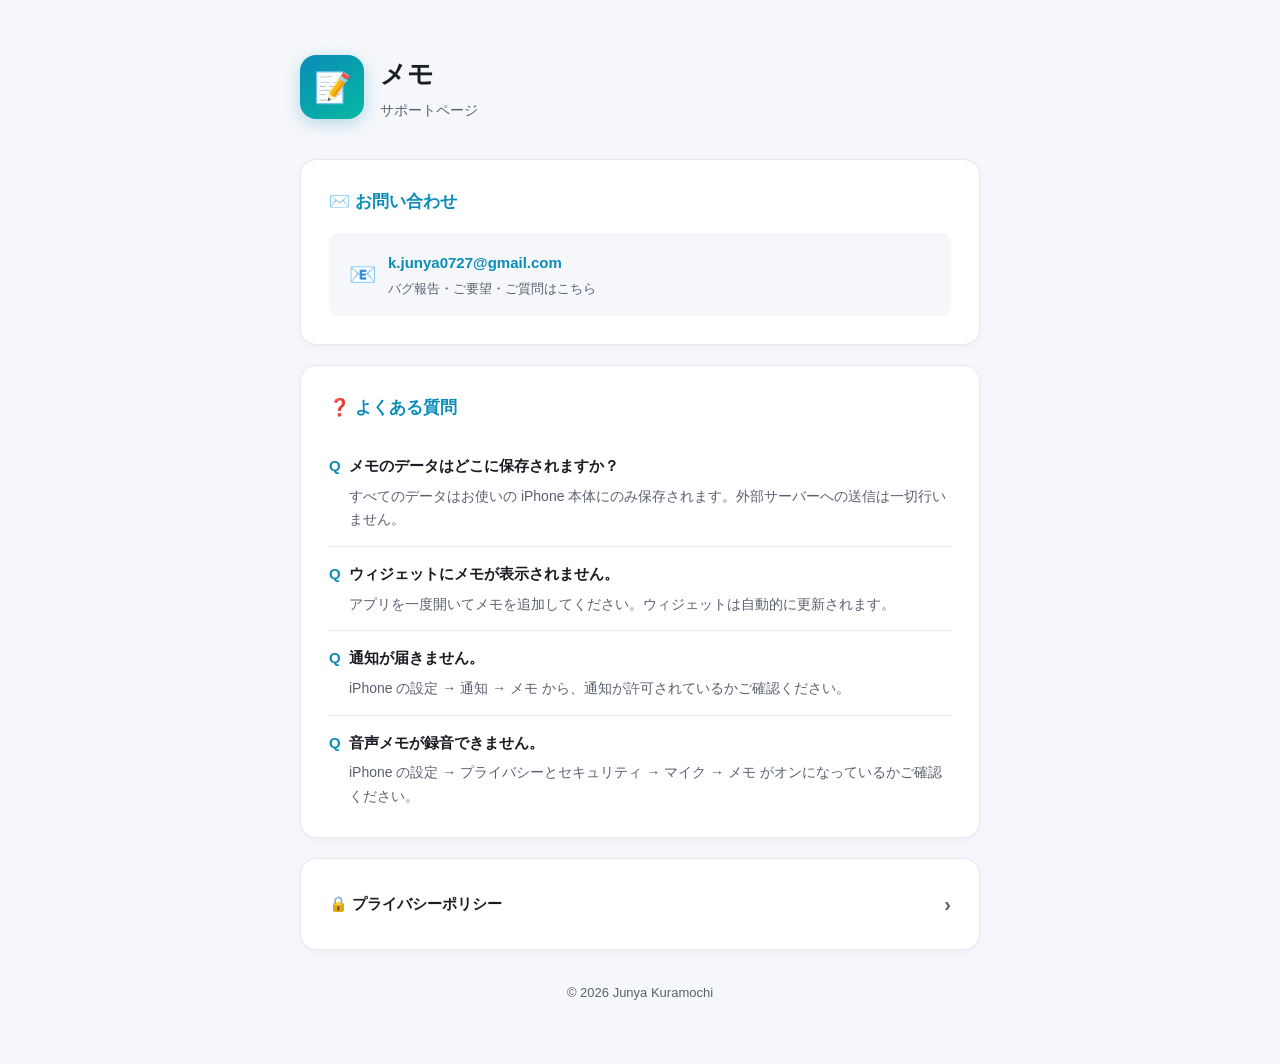
<file: index.html>
<!DOCTYPE html>
<html lang="ja">
<head>
  <meta charset="UTF-8">
  <meta name="viewport" content="width=device-width, initial-scale=1.0">
  <title>メモ - サポート</title>
  <style>
    *, *::before, *::after { box-sizing: border-box; margin: 0; padding: 0; }

    :root {
      --accent: #0a8cb8;
      --bg: #f5f7fa;
      --card: #ffffff;
      --text: #1a1d22;
      --sub: #5a6070;
      --border: #e4e8ef;
    }

    body {
      font-family: -apple-system, BlinkMacSystemFont, "Hiragino Sans", "Helvetica Neue", sans-serif;
      background: var(--bg);
      color: var(--text);
      line-height: 1.7;
      padding: 0 16px 60px;
    }

    header {
      max-width: 680px;
      margin: 0 auto;
      padding: 52px 0 36px;
      display: flex;
      align-items: center;
      gap: 16px;
    }

    .app-icon {
      width: 64px;
      height: 64px;
      background: linear-gradient(145deg, #0a8cb8, #06b8a2);
      border-radius: 16px;
      display: flex;
      align-items: center;
      justify-content: center;
      font-size: 30px;
      box-shadow: 0 4px 16px rgba(10,140,184,0.28);
      flex-shrink: 0;
    }

    .header-text h1 {
      font-size: 26px;
      font-weight: 700;
      letter-spacing: -0.3px;
    }

    .header-text p {
      font-size: 14px;
      color: var(--sub);
      margin-top: 3px;
    }

    main {
      max-width: 680px;
      margin: 0 auto;
      display: flex;
      flex-direction: column;
      gap: 20px;
    }

    .card {
      background: var(--card);
      border-radius: 16px;
      padding: 28px;
      border: 1px solid var(--border);
      box-shadow: 0 2px 8px rgba(0,0,0,0.04);
    }

    .card h2 {
      font-size: 17px;
      font-weight: 700;
      margin-bottom: 16px;
      color: var(--accent);
      display: flex;
      align-items: center;
      gap: 8px;
    }

    .contact-box {
      background: var(--bg);
      border-radius: 10px;
      padding: 16px 20px;
      display: flex;
      align-items: center;
      gap: 12px;
    }

    .contact-box .icon { font-size: 22px; }

    .contact-box a {
      color: var(--accent);
      text-decoration: none;
      font-weight: 600;
      font-size: 15px;
    }

    .contact-box p {
      font-size: 13px;
      color: var(--sub);
      margin-top: 2px;
    }

    .faq-item {
      padding: 14px 0;
      border-bottom: 1px solid var(--border);
    }

    .faq-item:last-child { border-bottom: none; padding-bottom: 0; }
    .faq-item:first-child { padding-top: 0; }

    .faq-item .q {
      font-weight: 600;
      font-size: 15px;
      margin-bottom: 6px;
      display: flex;
      gap: 8px;
    }

    .faq-item .q::before {
      content: "Q";
      color: var(--accent);
      font-weight: 800;
      flex-shrink: 0;
    }

    .faq-item .a {
      font-size: 14px;
      color: var(--sub);
      padding-left: 20px;
    }

    .privacy-link {
      display: flex;
      align-items: center;
      justify-content: space-between;
      text-decoration: none;
      color: var(--text);
      font-weight: 600;
      font-size: 15px;
    }

    .privacy-link::after { content: "›"; font-size: 20px; color: var(--sub); }

    footer {
      max-width: 680px;
      margin: 32px auto 0;
      text-align: center;
      font-size: 13px;
      color: var(--sub);
    }
  </style>
</head>
<body>
  <header>
    <div class="app-icon">📝</div>
    <div class="header-text">
      <h1>メモ</h1>
      <p>サポートページ</p>
    </div>
  </header>

  <main>
    <div class="card">
      <h2>✉️ お問い合わせ</h2>
      <div class="contact-box">
        <span class="icon">📧</span>
        <div>
          <a href="mailto:k.junya0727@gmail.com">k.junya0727@gmail.com</a>
          <p>バグ報告・ご要望・ご質問はこちら</p>
        </div>
      </div>
    </div>

    <div class="card">
      <h2>❓ よくある質問</h2>

      <div class="faq-item">
        <div class="q">メモのデータはどこに保存されますか？</div>
        <div class="a">すべてのデータはお使いの iPhone 本体にのみ保存されます。外部サーバーへの送信は一切行いません。</div>
      </div>

      <div class="faq-item">
        <div class="q">ウィジェットにメモが表示されません。</div>
        <div class="a">アプリを一度開いてメモを追加してください。ウィジェットは自動的に更新されます。</div>
      </div>

      <div class="faq-item">
        <div class="q">通知が届きません。</div>
        <div class="a">iPhone の設定 → 通知 → メモ から、通知が許可されているかご確認ください。</div>
      </div>

      <div class="faq-item">
        <div class="q">音声メモが録音できません。</div>
        <div class="a">iPhone の設定 → プライバシーとセキュリティ → マイク → メモ がオンになっているかご確認ください。</div>
      </div>
    </div>

    <div class="card">
      <a href="privacy.html" class="privacy-link">🔒 プライバシーポリシー</a>
    </div>
  </main>

  <footer>
    <p>© 2026 Junya Kuramochi</p>
  </footer>
</body>
</html>
</file>
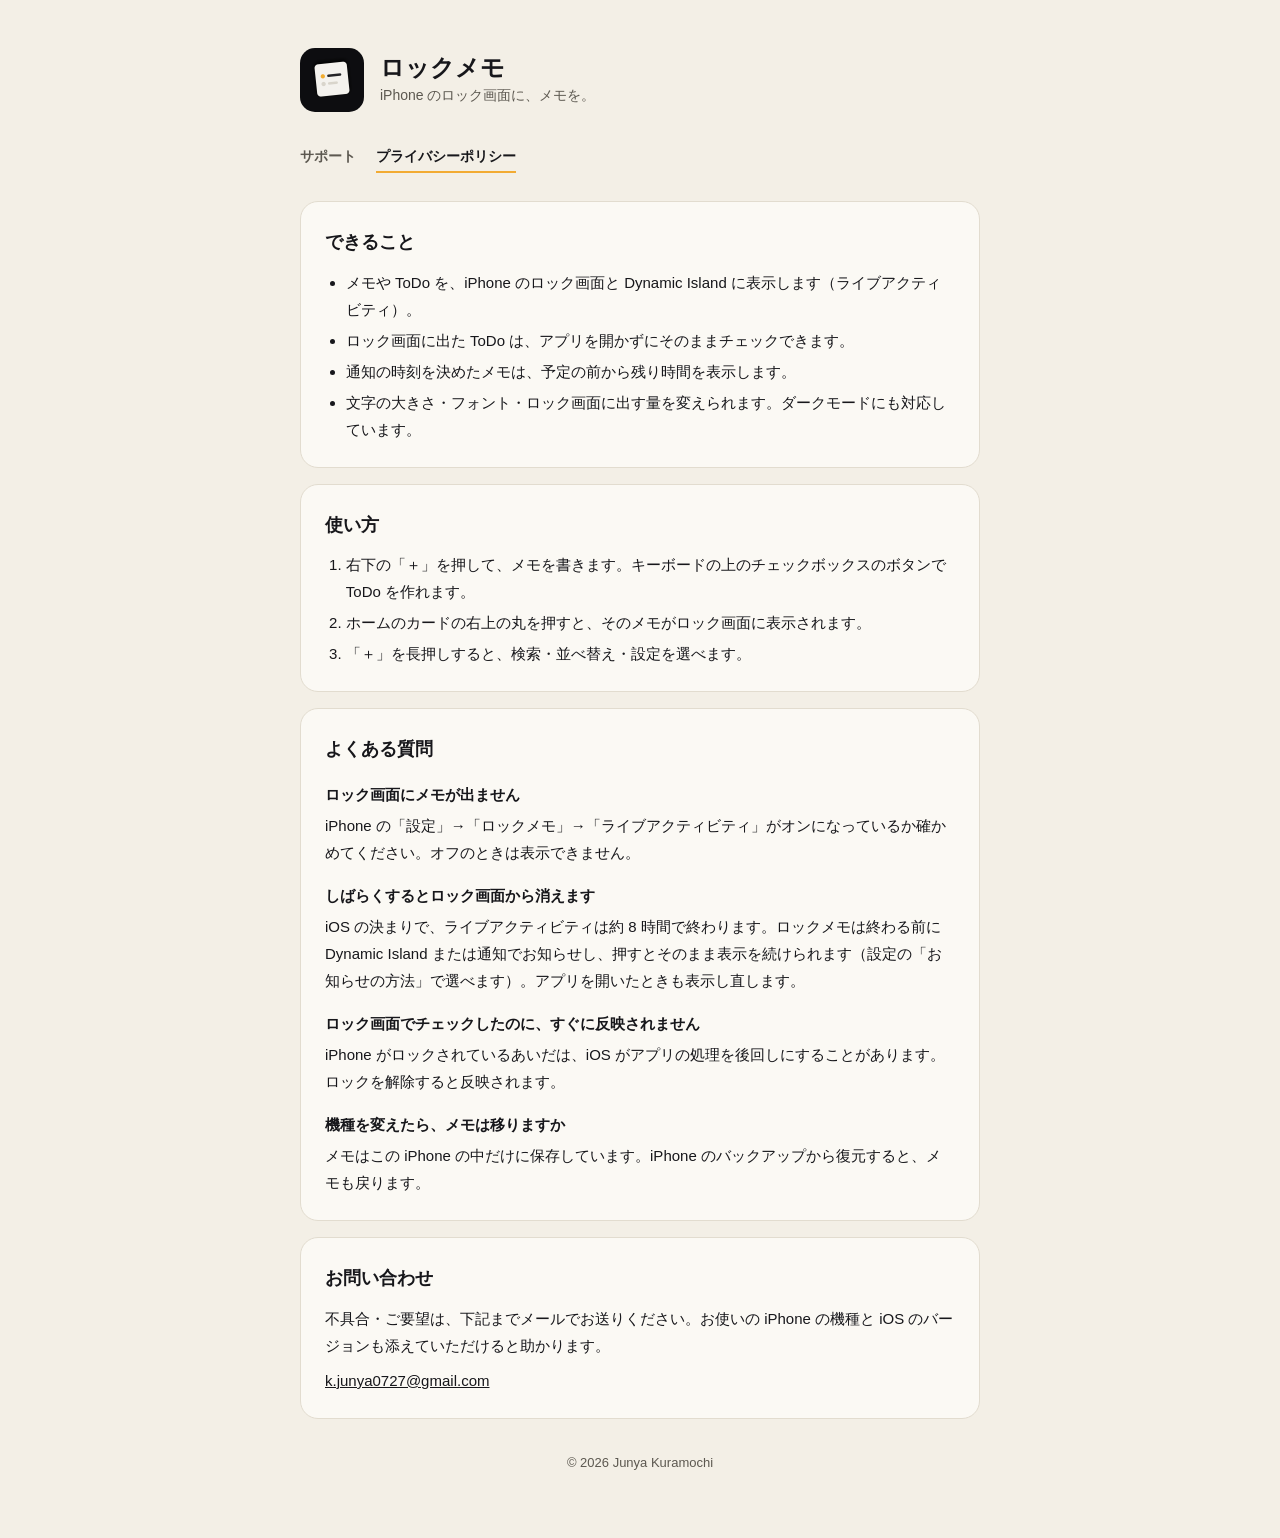
<file: lockmemo/index.html>
<!DOCTYPE html>
<html lang="ja">
<head>
  <meta charset="UTF-8">
  <meta name="viewport" content="width=device-width, initial-scale=1.0">
  <title>ロックメモ - サポート</title>
  <link rel="stylesheet" href="style.css">
</head>
<body>
<main>
  <header>
    <img src="icon.png" alt="">
    <div>
      <h1>ロックメモ</h1>
      <p>iPhone のロック画面に、メモを。</p>
    </div>
  </header>
  <nav>
    <a href="./" aria-current="page">サポート</a>
    <a href="privacy.html">プライバシーポリシー</a>
  </nav>

  <section>
    <h2>できること</h2>
    <ul>
      <li>メモや ToDo を、iPhone のロック画面と Dynamic Island に表示します（ライブアクティビティ）。</li>
      <li>ロック画面に出た ToDo は、アプリを開かずにそのままチェックできます。</li>
      <li>通知の時刻を決めたメモは、予定の前から残り時間を表示します。</li>
      <li>文字の大きさ・フォント・ロック画面に出す量を変えられます。ダークモードにも対応しています。</li>
    </ul>
  </section>

  <section>
    <h2>使い方</h2>
    <ol>
      <li>右下の「＋」を押して、メモを書きます。キーボードの上のチェックボックスのボタンで ToDo を作れます。</li>
      <li>ホームのカードの右上の丸を押すと、そのメモがロック画面に表示されます。</li>
      <li>「＋」を長押しすると、検索・並べ替え・設定を選べます。</li>
    </ol>
  </section>

  <section>
    <h2>よくある質問</h2>
    <h3>ロック画面にメモが出ません</h3>
    <p>iPhone の「設定」→「ロックメモ」→「ライブアクティビティ」がオンになっているか確かめてください。オフのときは表示できません。</p>
    <h3>しばらくするとロック画面から消えます</h3>
    <p>iOS の決まりで、ライブアクティビティは約 8 時間で終わります。ロックメモは終わる前に Dynamic Island または通知でお知らせし、押すとそのまま表示を続けられます（設定の「お知らせの方法」で選べます）。アプリを開いたときも表示し直します。</p>
    <h3>ロック画面でチェックしたのに、すぐに反映されません</h3>
    <p>iPhone がロックされているあいだは、iOS がアプリの処理を後回しにすることがあります。ロックを解除すると反映されます。</p>
    <h3>機種を変えたら、メモは移りますか</h3>
    <p>メモはこの iPhone の中だけに保存しています。iPhone のバックアップから復元すると、メモも戻ります。</p>
  </section>

  <section>
    <h2>お問い合わせ</h2>
    <p>不具合・ご要望は、下記までメールでお送りください。お使いの iPhone の機種と iOS のバージョンも添えていただけると助かります。</p>
    <p><a href="mailto:k.junya0727@gmail.com">k.junya0727@gmail.com</a></p>
  </section>

  <footer>© 2026 Junya Kuramochi</footer>
</main>
</body>
</html>
</file>
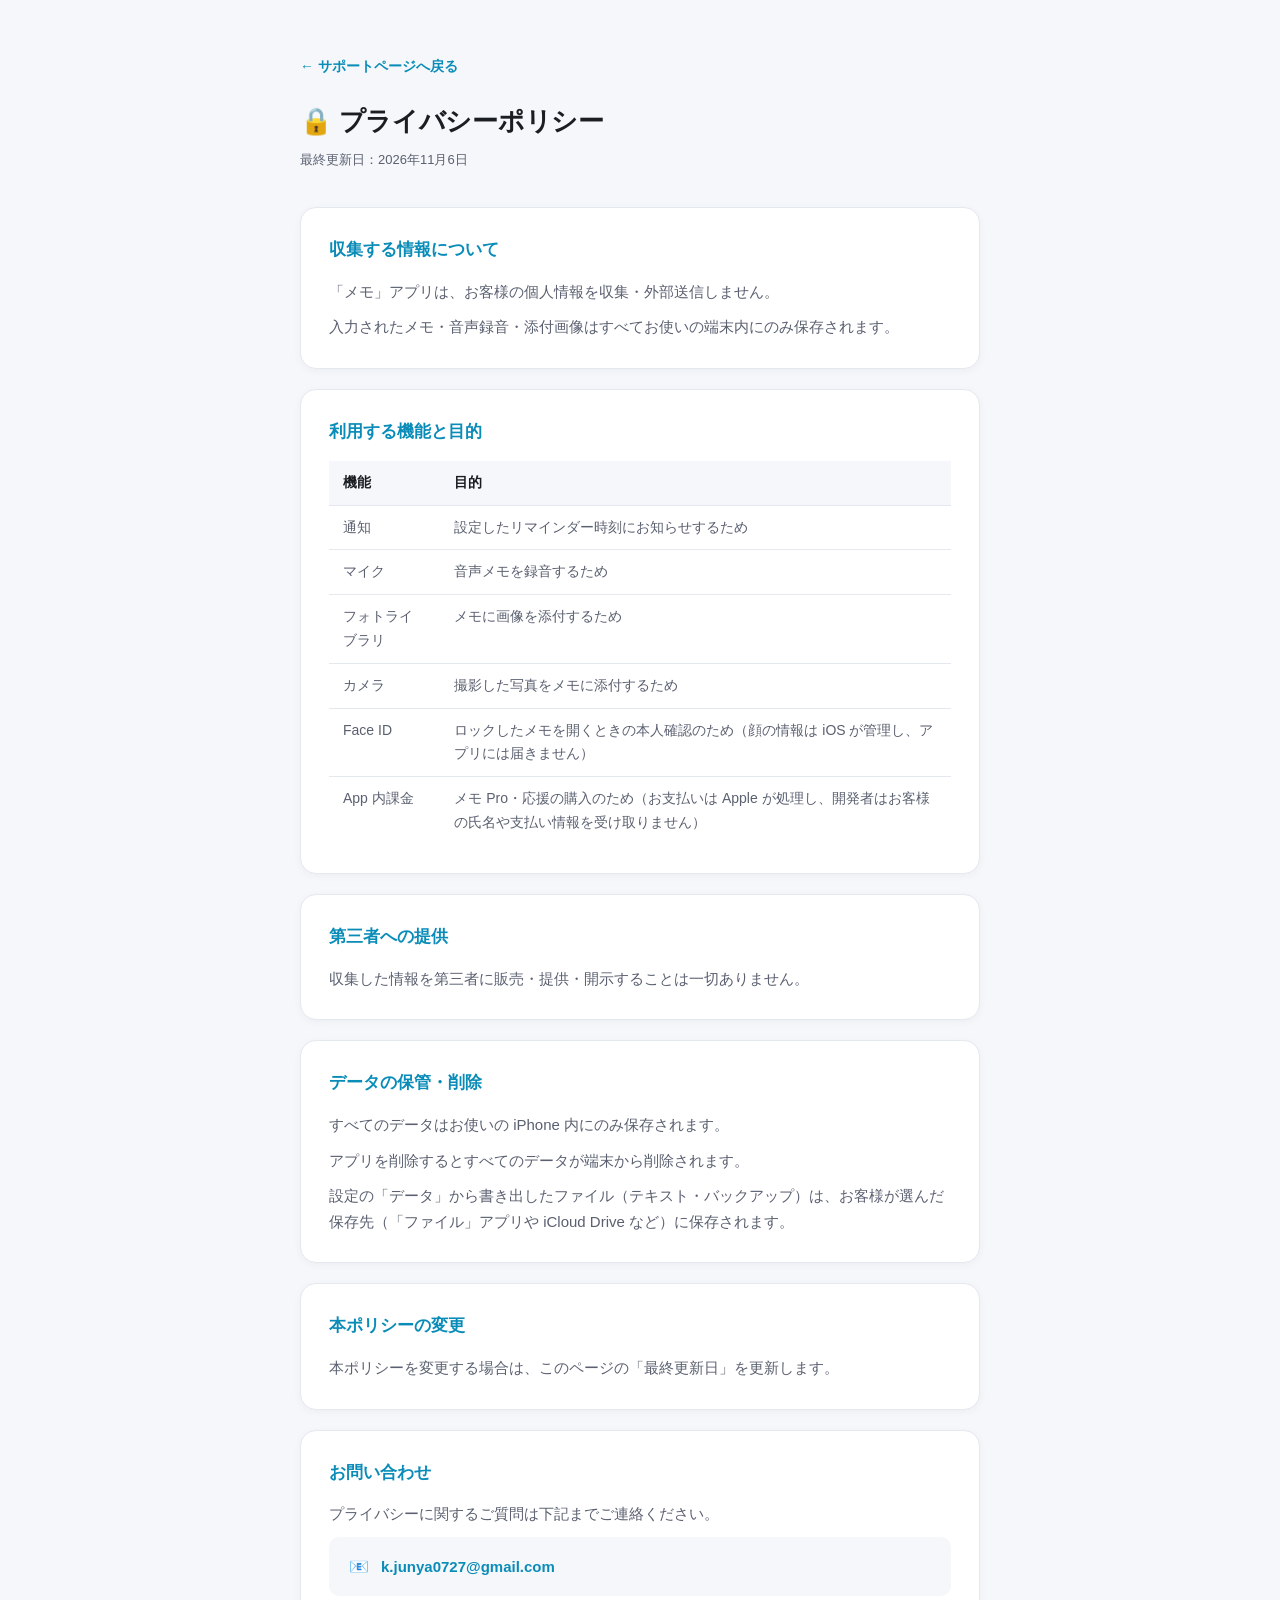
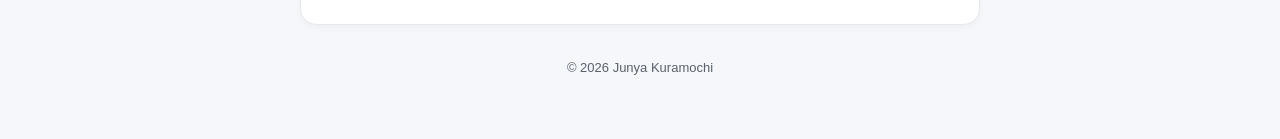
<file: privacy.html>
<!DOCTYPE html>
<html lang="ja">
<head>
  <meta charset="UTF-8">
  <meta name="viewport" content="width=device-width, initial-scale=1.0">
  <title>メモ - プライバシーポリシー</title>
  <style>
    *, *::before, *::after { box-sizing: border-box; margin: 0; padding: 0; }

    :root {
      --accent: #0a8cb8;
      --bg: #f5f7fa;
      --card: #ffffff;
      --text: #1a1d22;
      --sub: #5a6070;
      --border: #e4e8ef;
    }

    body {
      font-family: -apple-system, BlinkMacSystemFont, "Hiragino Sans", "Helvetica Neue", sans-serif;
      background: var(--bg);
      color: var(--text);
      line-height: 1.7;
      padding: 0 16px 60px;
    }

    header {
      max-width: 680px;
      margin: 0 auto;
      padding: 52px 0 36px;
    }

    .back {
      display: inline-flex;
      align-items: center;
      gap: 6px;
      color: var(--accent);
      text-decoration: none;
      font-size: 14px;
      font-weight: 600;
      margin-bottom: 20px;
    }

    header h1 {
      font-size: 26px;
      font-weight: 700;
      letter-spacing: -0.3px;
    }

    .updated {
      font-size: 13px;
      color: var(--sub);
      margin-top: 6px;
    }

    main {
      max-width: 680px;
      margin: 0 auto;
      display: flex;
      flex-direction: column;
      gap: 20px;
    }

    .card {
      background: var(--card);
      border-radius: 16px;
      padding: 28px;
      border: 1px solid var(--border);
      box-shadow: 0 2px 8px rgba(0,0,0,0.04);
    }

    .card h2 {
      font-size: 17px;
      font-weight: 700;
      margin-bottom: 14px;
      color: var(--accent);
    }

    .card p {
      font-size: 15px;
      color: var(--sub);
      margin-bottom: 10px;
    }

    .card p:last-child { margin-bottom: 0; }

    table {
      width: 100%;
      border-collapse: collapse;
      font-size: 14px;
      margin-top: 4px;
    }

    th {
      background: var(--bg);
      padding: 10px 14px;
      text-align: left;
      font-weight: 700;
      color: var(--text);
      border-bottom: 1px solid var(--border);
    }

    td {
      padding: 10px 14px;
      color: var(--sub);
      border-bottom: 1px solid var(--border);
      vertical-align: top;
    }

    tr:last-child td { border-bottom: none; }

    .contact-box {
      background: var(--bg);
      border-radius: 10px;
      padding: 16px 20px;
      display: flex;
      align-items: center;
      gap: 12px;
      margin-top: 8px;
    }

    .contact-box a {
      color: var(--accent);
      text-decoration: none;
      font-weight: 600;
      font-size: 15px;
    }

    footer {
      max-width: 680px;
      margin: 32px auto 0;
      text-align: center;
      font-size: 13px;
      color: var(--sub);
    }
  </style>
</head>
<body>
  <header>
    <a href="index.html" class="back">← サポートページへ戻る</a>
    <h1>🔒 プライバシーポリシー</h1>
    <p class="updated">最終更新日：2026年11月6日</p>
  </header>

  <main>
    <div class="card">
      <h2>収集する情報について</h2>
      <p>「メモ」アプリは、お客様の個人情報を収集・外部送信しません。</p>
      <p>入力されたメモ・音声録音・添付画像はすべてお使いの端末内にのみ保存されます。</p>
    </div>

    <div class="card">
      <h2>利用する機能と目的</h2>
      <table>
        <thead>
          <tr>
            <th>機能</th>
            <th>目的</th>
          </tr>
        </thead>
        <tbody>
          <tr>
            <td>通知</td>
            <td>設定したリマインダー時刻にお知らせするため</td>
          </tr>
          <tr>
            <td>マイク</td>
            <td>音声メモを録音するため</td>
          </tr>
          <tr>
            <td>フォトライブラリ</td>
            <td>メモに画像を添付するため</td>
          </tr>
          <tr>
            <td>カメラ</td>
            <td>撮影した写真をメモに添付するため</td>
          </tr>
          <tr>
            <td>Face ID</td>
            <td>ロックしたメモを開くときの本人確認のため（顔の情報は iOS が管理し、アプリには届きません）</td>
          </tr>
          <tr>
            <td>App 内課金</td>
            <td>メモ Pro・応援の購入のため（お支払いは Apple が処理し、開発者はお客様の氏名や支払い情報を受け取りません）</td>
          </tr>
        </tbody>
      </table>
    </div>

    <div class="card">
      <h2>第三者への提供</h2>
      <p>収集した情報を第三者に販売・提供・開示することは一切ありません。</p>
    </div>

    <div class="card">
      <h2>データの保管・削除</h2>
      <p>すべてのデータはお使いの iPhone 内にのみ保存されます。</p>
      <p>アプリを削除するとすべてのデータが端末から削除されます。</p>
      <p>設定の「データ」から書き出したファイル（テキスト・バックアップ）は、お客様が選んだ保存先（「ファイル」アプリや iCloud Drive など）に保存されます。</p>
    </div>

    <div class="card">
      <h2>本ポリシーの変更</h2>
      <p>本ポリシーを変更する場合は、このページの「最終更新日」を更新します。</p>
    </div>

    <div class="card">
      <h2>お問い合わせ</h2>
      <p>プライバシーに関するご質問は下記までご連絡ください。</p>
      <div class="contact-box">
        <span>📧</span>
        <a href="mailto:k.junya0727@gmail.com">k.junya0727@gmail.com</a>
      </div>
    </div>
  </main>

  <footer>
    <p>© 2026 Junya Kuramochi</p>
  </footer>
</body>
</html>
</file>
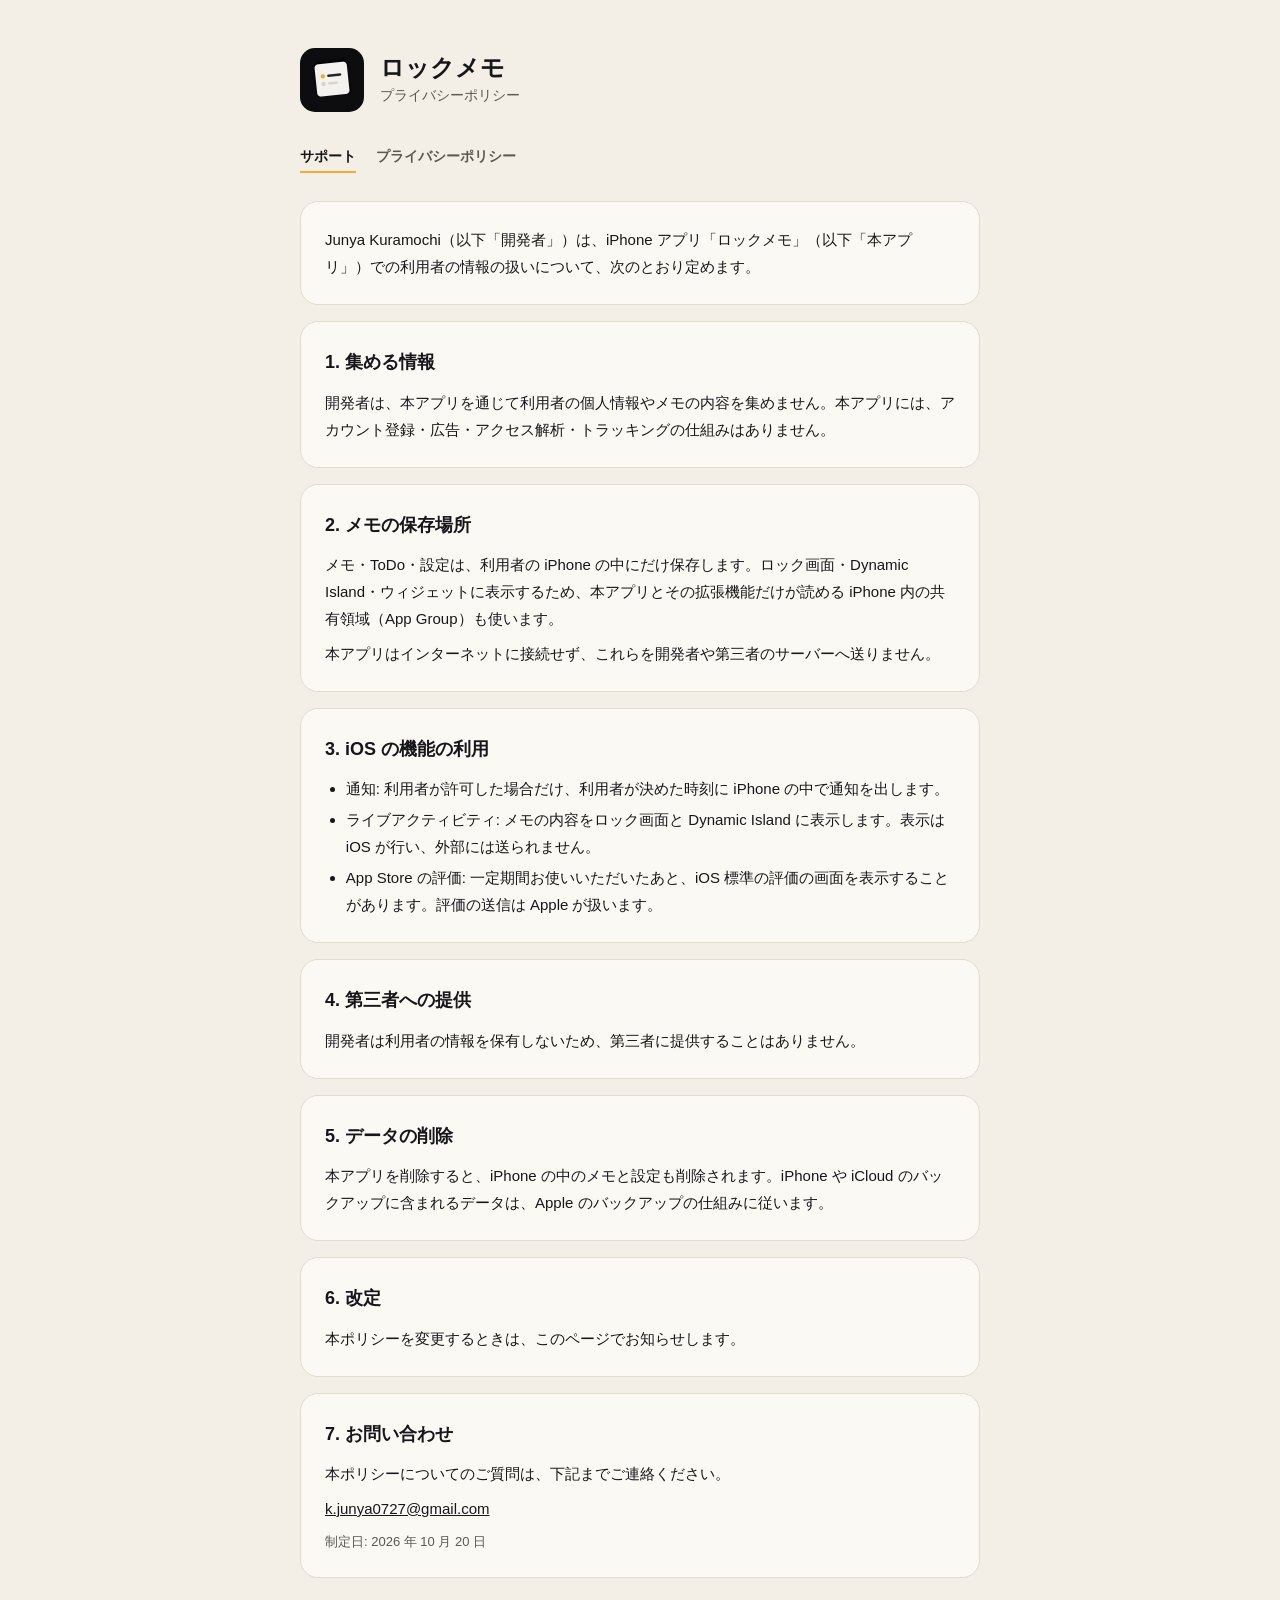
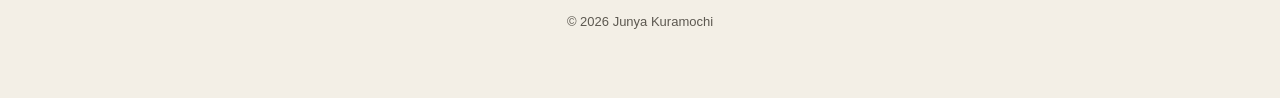
<file: lockmemo/privacy.html>
<!DOCTYPE html>
<html lang="ja">
<head>
  <meta charset="UTF-8">
  <meta name="viewport" content="width=device-width, initial-scale=1.0">
  <title>ロックメモ - プライバシーポリシー</title>
  <link rel="stylesheet" href="style.css">
</head>
<body>
<main>
  <header>
    <img src="icon.png" alt="">
    <div>
      <h1>ロックメモ</h1>
      <p>プライバシーポリシー</p>
    </div>
  </header>
  <nav>
    <a href="./">サポート</a>
    <a href="privacy.html" aria-current="page">プライバシーポリシー</a>
  </nav>

  <section>
    <p>Junya Kuramochi（以下「開発者」）は、iPhone アプリ「ロックメモ」（以下「本アプリ」）での利用者の情報の扱いについて、次のとおり定めます。</p>
  </section>

  <section>
    <h2>1. 集める情報</h2>
    <p>開発者は、本アプリを通じて利用者の個人情報やメモの内容を集めません。本アプリには、アカウント登録・広告・アクセス解析・トラッキングの仕組みはありません。</p>
  </section>

  <section>
    <h2>2. メモの保存場所</h2>
    <p>メモ・ToDo・設定は、利用者の iPhone の中にだけ保存します。ロック画面・Dynamic Island・ウィジェットに表示するため、本アプリとその拡張機能だけが読める iPhone 内の共有領域（App Group）も使います。</p>
    <p>本アプリはインターネットに接続せず、これらを開発者や第三者のサーバーへ送りません。</p>
  </section>

  <section>
    <h2>3. iOS の機能の利用</h2>
    <ul>
      <li>通知: 利用者が許可した場合だけ、利用者が決めた時刻に iPhone の中で通知を出します。</li>
      <li>ライブアクティビティ: メモの内容をロック画面と Dynamic Island に表示します。表示は iOS が行い、外部には送られません。</li>
      <li>App Store の評価: 一定期間お使いいただいたあと、iOS 標準の評価の画面を表示することがあります。評価の送信は Apple が扱います。</li>
    </ul>
  </section>

  <section>
    <h2>4. 第三者への提供</h2>
    <p>開発者は利用者の情報を保有しないため、第三者に提供することはありません。</p>
  </section>

  <section>
    <h2>5. データの削除</h2>
    <p>本アプリを削除すると、iPhone の中のメモと設定も削除されます。iPhone や iCloud のバックアップに含まれるデータは、Apple のバックアップの仕組みに従います。</p>
  </section>

  <section>
    <h2>6. 改定</h2>
    <p>本ポリシーを変更するときは、このページでお知らせします。</p>
  </section>

  <section>
    <h2>7. お問い合わせ</h2>
    <p>本ポリシーについてのご質問は、下記までご連絡ください。</p>
    <p><a href="mailto:k.junya0727@gmail.com">k.junya0727@gmail.com</a></p>
    <p class="note">制定日: 2026 年 10 月 20 日</p>
  </section>

  <footer>© 2026 Junya Kuramochi</footer>
</main>
</body>
</html>
</file>
<file: lockmemo/style.css>
:root {
  --paper: #f3efe6;
  --card: #fbf9f4;
  --ink: #17171b;
  --sub: #5c5850;
  --line: #e2dccf;
  --amber: #f2ab33;
}
@media (prefers-color-scheme: dark) {
  :root {
    --paper: #17171b;
    --card: #222227;
    --ink: #f3efe6;
    --sub: #aaa59b;
    --line: #34343a;
  }
}
*, *::before, *::after { box-sizing: border-box; margin: 0; padding: 0; }
body {
  font-family: -apple-system, BlinkMacSystemFont, "Hiragino Sans", "Noto Sans JP", sans-serif;
  background: var(--paper);
  color: var(--ink);
  line-height: 1.8;
  padding: 0 16px 64px;
}
main { max-width: 680px; margin: 0 auto; }
header { display: flex; align-items: center; gap: 16px; padding: 48px 0 32px; }
header img { width: 64px; height: 64px; border-radius: 15px; display: block; }
header h1 { font-size: 24px; font-weight: 800; line-height: 1.3; }
header p { font-size: 14px; color: var(--sub); }
nav { display: flex; gap: 20px; font-size: 14px; margin-bottom: 28px; }
nav a { color: var(--ink); font-weight: 600; text-decoration: none; border-bottom: 2px solid var(--amber); padding-bottom: 2px; }
nav a[aria-current] { border-bottom-color: transparent; color: var(--sub); }
section { background: var(--card); border: 1px solid var(--line); border-radius: 18px; padding: 24px; margin-bottom: 16px; }
h2 { font-size: 18px; font-weight: 800; margin-bottom: 10px; }
h3 { font-size: 15px; font-weight: 700; margin: 16px 0 4px; }
p, li { font-size: 15px; }
p + p { margin-top: 8px; }
ul, ol { padding-left: 1.3em; }
li + li { margin-top: 4px; }
a { color: inherit; }
.note { font-size: 13px; color: var(--sub); margin-top: 8px; }
footer { font-size: 13px; color: var(--sub); text-align: center; margin-top: 32px; }
</file>
